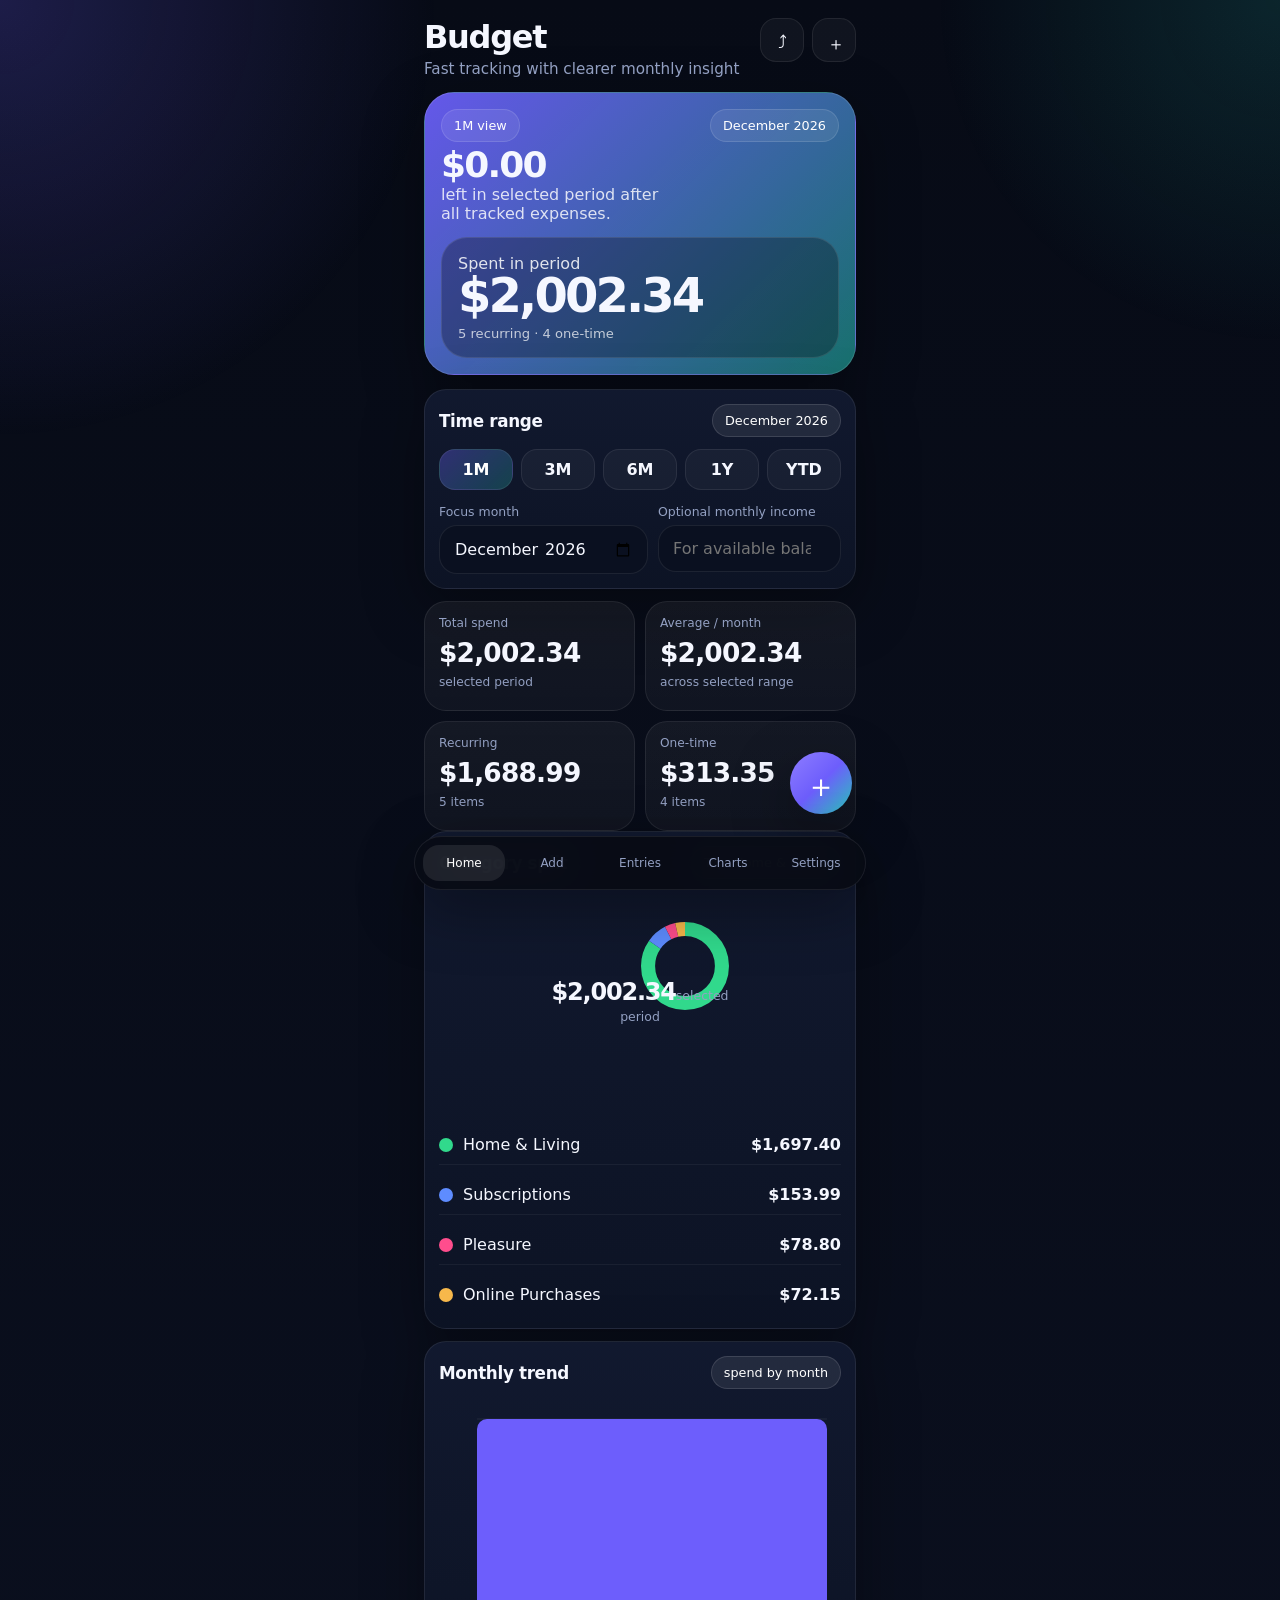
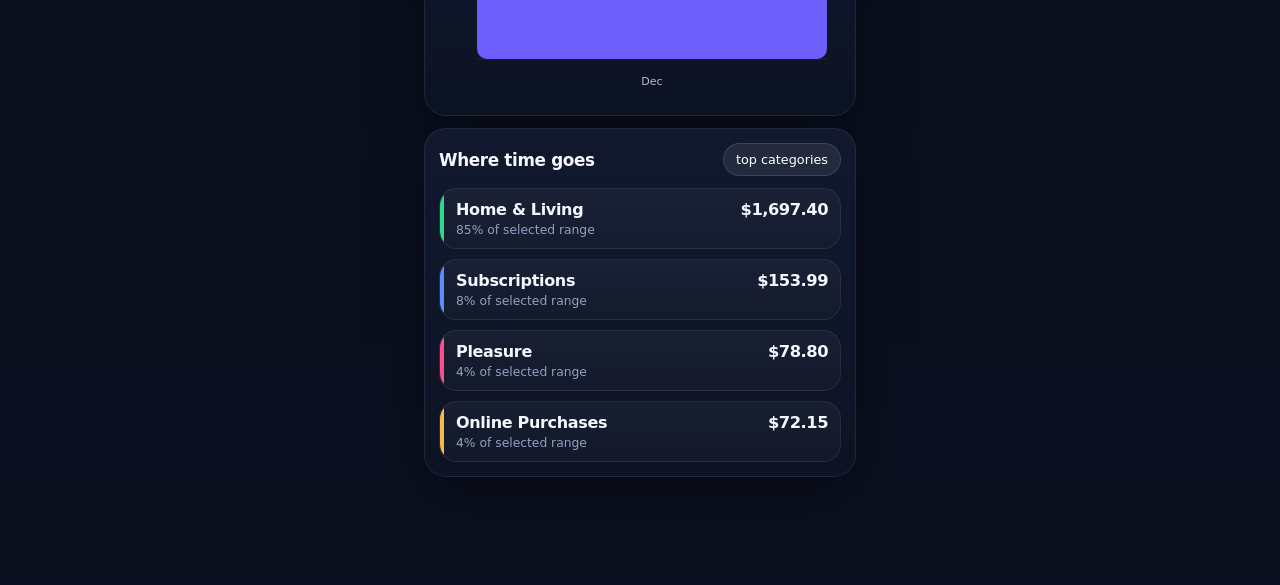
<file: index.html>
<!DOCTYPE html>
<html lang="en">
<head>
  <meta charset="UTF-8" />
  <meta name="viewport" content="width=device-width, initial-scale=1, viewport-fit=cover" />
  <meta name="theme-color" content="#0b1020" />
  <meta name="apple-mobile-web-app-capable" content="yes" />
  <meta name="apple-mobile-web-app-status-bar-style" content="black-translucent" />
  <meta name="apple-mobile-web-app-title" content="Budget Flow" />
  <link rel="manifest" href="manifest.webmanifest" />
  <link rel="apple-touch-icon" href="icon-192.png" />
  <title>Budget Flow</title>
  <style>
    :root {
      --bg:#070b16;--bg2:#0b1020;--panel:#11192d;--panel-2:#0f1730;--soft:#18223f;--line:rgba(255,255,255,.08);--text:#f5f7ff;--muted:#93a0c2;--accent:#6d5efc;--accent-2:#25c7b6;--accent-3:#ff4d8d;--good:#31d98c;--warn:#f7b84b;--bad:#ff6b7b;--shadow:0 20px 60px rgba(0,0,0,.35);--r-xl:28px;--r-lg:22px;--r-md:18px;
    }
    *{box-sizing:border-box;-webkit-tap-highlight-color:transparent} html,body{margin:0;min-height:100%;background:linear-gradient(180deg,#070b16 0%,#0b1020 100%);color:var(--text);font-family:Inter,ui-sans-serif,system-ui,-apple-system,BlinkMacSystemFont,"Segoe UI",sans-serif}
    body:before{content:"";position:fixed;inset:0;background:radial-gradient(circle at top left, rgba(109,94,252,.22), transparent 28%),radial-gradient(circle at top right, rgba(37,199,182,.14), transparent 22%);pointer-events:none}
    .app{max-width:460px;margin:0 auto;min-height:100vh;padding:calc(env(safe-area-inset-top,0px) + 18px) 14px calc(env(safe-area-inset-bottom,0px) + 96px);position:relative}
    .screen{display:none}.screen.active{display:block}
    .topbar{display:flex;align-items:flex-start;justify-content:space-between;gap:12px;margin-bottom:14px}.title{font-size:2rem;font-weight:800;letter-spacing:-.04em;margin:0 0 4px}.subtitle{color:var(--muted);font-size:.95rem;margin:0}.header-actions{display:flex;gap:8px}
    .iconbtn,.segbtn,.navbtn,.mini-btn,.ghost-btn,.chip-btn{border:1px solid var(--line);background:rgba(255,255,255,.04);color:var(--text);border-radius:16px}.iconbtn{width:44px;height:44px;display:grid;place-items:center;font-size:1.1rem}
    .card{background:linear-gradient(180deg,rgba(18,26,48,.95),rgba(13,20,37,.96));border:1px solid var(--line);border-radius:var(--r-lg);box-shadow:var(--shadow);padding:14px;margin-bottom:12px;overflow:hidden}
    .hero{padding:16px;background:linear-gradient(135deg,rgba(109,94,252,.92),rgba(37,199,182,.54));border-radius:30px;border:1px solid rgba(255,255,255,.12);box-shadow:var(--shadow);margin-bottom:14px}.hero-row{display:flex;justify-content:space-between;align-items:flex-start;gap:12px}.hero h1{margin:6px 0 2px;font-size:2.25rem;line-height:.96;letter-spacing:-.05em}.hero p{margin:0;color:rgba(255,255,255,.82);max-width:240px}
    .pill{display:inline-flex;align-items:center;gap:8px;padding:8px 12px;border-radius:999px;background:rgba(255,255,255,.08);border:1px solid rgba(255,255,255,.12);font-size:.8rem;color:#fff}
    .section-head{display:flex;justify-content:space-between;align-items:center;gap:10px;margin-bottom:12px}.section-head h2{font-size:1.05rem;letter-spacing:-.02em;margin:0}
    .grid2{display:grid;grid-template-columns:1fr 1fr;gap:10px}.grid3{display:grid;grid-template-columns:repeat(3,1fr);gap:10px}
    .stat{padding:14px;border-radius:22px;background:linear-gradient(180deg,rgba(255,255,255,.05),rgba(255,255,255,.035));border:1px solid var(--line);min-height:110px}.stat .k{color:var(--muted);font-size:.76rem}.stat .v{font-size:1.65rem;font-weight:800;line-height:1;margin-top:10px;letter-spacing:-.03em}.stat .s{color:var(--muted);font-size:.76rem;margin-top:8px}
    .soft-card{padding:12px;border-radius:20px;background:rgba(255,255,255,.04);border:1px solid var(--line)}
    .range-row,.tab-row,.quick-row{display:flex;gap:8px;overflow:auto;padding-bottom:2px;scrollbar-width:none}.range-row::-webkit-scrollbar,.tab-row::-webkit-scrollbar,.quick-row::-webkit-scrollbar{display:none}
    .segbtn,.chip-btn{padding:10px 13px;white-space:nowrap;font-weight:700}.segbtn.active,.chip-btn.active{background:linear-gradient(135deg,rgba(109,94,252,.35),rgba(37,199,182,.25));color:#fff}
    .hero-metric{margin-top:14px;padding:16px;border-radius:26px;background:rgba(8,11,22,.32);border:1px solid rgba(255,255,255,.1)}.hero-metric .big{font-size:3rem;font-weight:800;letter-spacing:-.06em;line-height:.95}.hero-metric .cap{color:rgba(255,255,255,.85);font-size:1rem}.hero-metric .mini{color:rgba(255,255,255,.72);font-size:.82rem;margin-top:8px}
    label{display:block;color:var(--muted);font-size:.78rem;margin:0 0 6px} input,select,textarea,button{width:100%;font:inherit;font-size:16px;border-radius:18px;padding:13px 14px;color:var(--text);background:#0a1020;border:1px solid var(--line);outline:none} textarea{min-height:84px;resize:vertical} select,input[type=date],input[type=month],input[type=text],input[type=number]{appearance:none;-webkit-appearance:none}
    button.primary{background:linear-gradient(135deg,var(--accent),#7e76ff 55%, var(--accent-2));border:0;font-weight:800} button.secondary{background:rgba(255,255,255,.05)} button.ghost-btn{padding:10px 12px;text-align:center} .btn-row{display:flex;gap:8px}.mini-btn{padding:9px 11px;font-size:.82rem}
    .form-grid{display:grid;grid-template-columns:1fr 1fr;gap:10px}.full{grid-column:1/-1}.hidden{display:none!important}
    .nav{position:fixed;left:50%;transform:translateX(-50%);bottom:calc(env(safe-area-inset-bottom,0px) + 10px);width:min(452px,calc(100vw - 18px));display:grid;grid-template-columns:repeat(5,1fr);gap:6px;padding:8px;border-radius:28px;background:rgba(8,11,21,.94);border:1px solid var(--line);backdrop-filter:blur(20px);z-index:40;box-shadow:var(--shadow)}
    .navbtn{padding:11px 4px;background:transparent;border:none;color:var(--muted);font-size:.75rem}.navbtn.active{background:rgba(255,255,255,.09);color:#fff}.fab{position:fixed;right:max(16px,calc((100vw - 452px)/2 + 14px));bottom:calc(env(safe-area-inset-bottom,0px) + 86px);width:62px;height:62px;border-radius:50%;background:linear-gradient(135deg,#8e7dff,#6d5efc,#25c7b6);display:grid;place-items:center;font-size:2rem;color:#fff;border:0;box-shadow:var(--shadow);z-index:39}
    .chart-wrap{padding:16px;border-radius:26px;background:linear-gradient(180deg,rgba(255,255,255,.04),rgba(255,255,255,.02));border:1px solid var(--line)}
    .chart-large{position:relative;height:260px}.chart-large canvas,.chart-mini canvas{width:100%!important;height:100%!important;display:block}.chart-mini{position:relative;height:180px}
    .donut-flex{display:grid;grid-template-columns:1fr;gap:12px;align-items:start}.donut-box{position:relative;height:210px;max-width:210px;margin:0 auto}.donut-box.small{height:190px;max-width:190px;margin:0 auto}.center-text{position:absolute;inset:0;display:grid;place-items:center;text-align:center;pointer-events:none}.center-text strong{font-size:1.5rem;letter-spacing:-.05em}.center-text span{color:var(--muted);font-size:.78rem}
    .legend{display:grid;gap:10px}.legend-row{display:grid;grid-template-columns:14px 1fr auto;gap:10px;align-items:center;padding:10px 0;border-bottom:1px solid rgba(255,255,255,.05)}.legend-row:last-child{border-bottom:0}.dot{width:14px;height:14px;border-radius:50%}
    .expense-list,.category-list,.detail-list{display:grid;gap:10px}.entry-card{padding:14px;border-radius:22px;background:linear-gradient(180deg,rgba(255,255,255,.045),rgba(255,255,255,.03));border:1px solid var(--line)}.entry-top{display:grid;grid-template-columns:1fr auto;gap:10px;align-items:start}.entry-title{font-size:1.02rem;font-weight:800;letter-spacing:-.02em}.entry-amount{font-size:1.22rem;font-weight:800;letter-spacing:-.03em}.entry-sub{color:var(--muted);font-size:.8rem;margin-top:5px}.tag-row{display:flex;flex-wrap:wrap;gap:6px;margin-top:10px}.tag{padding:7px 10px;border-radius:999px;background:rgba(255,255,255,.05);border:1px solid var(--line);font-size:.74rem}.tag.color{padding-left:8px}.tag.color:before{content:"";width:10px;height:10px;border-radius:50%;background:var(--tag, var(--accent));display:inline-block;margin-right:7px;vertical-align:middle}
    .entry-actions{display:flex;gap:8px;margin-top:12px}.entry-actions button{padding:10px 12px}
    .group-title{display:flex;justify-content:space-between;align-items:center;gap:10px;margin:8px 2px 2px}.group-title h3{margin:0;font-size:.95rem;color:#d9e2ff}.group-title span{font-size:.76rem;color:var(--muted)}
    .filter-grid{display:grid;grid-template-columns:1fr 1fr;gap:10px}.summary-strip{display:grid;grid-template-columns:repeat(3,1fr);gap:8px}.summary-box{padding:10px;border-radius:18px;background:rgba(255,255,255,.04);border:1px solid var(--line)}.summary-box .k{color:var(--muted);font-size:.72rem}.summary-box .v{font-size:1.22rem;font-weight:800;margin-top:6px}
    .color-row{display:flex;align-items:center;gap:12px}.color-row input[type=color]{width:52px;height:52px;padding:4px;border-radius:16px;background:#0a1020}.category-item{display:grid;grid-template-columns:1fr auto;gap:10px;align-items:center;padding:12px;border-radius:22px;background:rgba(255,255,255,.04);border:1px solid var(--line)}.category-name{font-size:1rem;font-weight:800}.category-note{font-size:.8rem;color:var(--muted);margin-top:4px}.category-actions{display:flex;gap:8px;flex-wrap:wrap;margin-top:10px}.swatch-pill{display:inline-flex;align-items:center;gap:8px;padding:8px 10px;border-radius:999px;background:rgba(255,255,255,.05);border:1px solid var(--line);font-size:.78rem;white-space:nowrap}.swatch-pill b{width:14px;height:14px;border-radius:50%;display:inline-block;flex:0 0 auto}
    .note{color:var(--muted);font-size:.8rem;line-height:1.45}.mono{font-variant-numeric:tabular-nums}
    .empty{padding:24px 10px;text-align:center;color:var(--muted)} .muted{color:var(--muted)} .divider{height:1px;background:rgba(255,255,255,.05);margin:10px 0}
    @media (max-width:390px){.grid2,.grid3,.form-grid,.filter-grid,.donut-flex,.summary-strip{grid-template-columns:1fr}.hero h1{font-size:2rem}.hero-metric .big{font-size:2.5rem}.chart-large{height:220px}.donut-box{height:180px;max-width:180px}.donut-box.small{height:168px;max-width:168px}}
  
    #chartVisualCard .legend{display:grid;grid-template-columns:1fr;gap:8px}
    #chartVisualCard .legend-row{padding:12px;border:1px solid rgba(255,255,255,.06);border-radius:16px;background:rgba(255,255,255,.03)}
    .chart-stack{display:grid;gap:12px}
    @media (max-width:430px){
      .filter-grid,.summary-strip,.chart-summary,.grid2,.grid3,.form-grid{grid-template-columns:1fr}
      .topbar{align-items:flex-start}
      .hero-row{flex-direction:column}
      .pill{max-width:100%;overflow:hidden;text-overflow:ellipsis}
      .card{padding:12px}
      .category-item{grid-template-columns:1fr}
      .category-item > div:last-child{justify-self:start}
    }

  </style>
</head>
<body>
<div class="app">
  <section id="screen-home" class="screen active">
    <div class="topbar">
      <div><h1 class="title">Budget</h1><p class="subtitle">Fast tracking with clearer monthly insight</p></div>
      <div class="header-actions">
        <button class="iconbtn" id="openExport">⤴</button>
        <button class="iconbtn" data-go="add">＋</button>
      </div>
    </div>
    <div class="hero">
      <div class="hero-row">
        <div>
          <span class="pill" id="heroRange">1M view</span>
          <h1 id="heroAvailable" class="mono">0.00</h1>
          <p>left in selected period after all tracked expenses.</p>
        </div>
        <span class="pill" id="heroMonthLabel">This month</span>
      </div>
      <div class="hero-metric">
        <div class="cap">Spent in period</div>
        <div class="big mono" id="heroSpent">0.00</div>
        <div class="mini" id="heroBreakdown">0 recurring · 0 one-time</div>
      </div>
    </div>
    <div class="card">
      <div class="section-head"><h2>Time range</h2><span class="pill" id="focusMonthPretty"></span></div>
      <div class="range-row" id="rangeRow">
        <button class="segbtn active" data-range="1">1M</button><button class="segbtn" data-range="3">3M</button><button class="segbtn" data-range="6">6M</button><button class="segbtn" data-range="12">1Y</button><button class="segbtn" data-range="ytd">YTD</button>
      </div>
      <div class="form-grid" style="margin-top:12px">
        <div><label for="focusMonth">Focus month</label><input id="focusMonth" type="month" /></div>
        <div><label for="incomeInput">Optional monthly income</label><input id="incomeInput" type="number" step="0.01" placeholder="For available balance" /></div>
      </div>
    </div>
    <div class="grid2">
      <div class="stat"><div class="k">Total spend</div><div class="v mono" id="totalSpend">0.00</div><div class="s" id="totalSpendSub">selected period</div></div>
      <div class="stat"><div class="k">Average / month</div><div class="v mono" id="avgSpend">0.00</div><div class="s" id="avgSpendSub">across selected range</div></div>
      <div class="stat"><div class="k">Recurring</div><div class="v mono" id="recSpend">0.00</div><div class="s" id="recSub">0 items</div></div>
      <div class="stat"><div class="k">One-time</div><div class="v mono" id="oneSpend">0.00</div><div class="s" id="oneSub">0 items</div></div>
    </div>
    <div class="card">
      <div class="section-head"><h2>Category split</h2><span class="pill" id="topCategoryPill">No data</span></div>
      <div class="donut-flex">
        <div class="donut-box"><canvas id="homeDonut"></canvas><div class="center-text"><div><strong id="donutTotal" class="mono">0.00</strong><span>selected period</span></div></div></div>
        <div class="legend" id="homeLegend"></div>
      </div>
    </div>
    <div class="card">
      <div class="section-head"><h2>Monthly trend</h2><span class="pill">spend by month</span></div>
      <div class="chart-large"><canvas id="homeTrend"></canvas></div>
    </div>
    <div class="card">
      <div class="section-head"><h2>Where time goes</h2><span class="pill">top categories</span></div>
      <div class="detail-list" id="topCategoryList"></div>
    </div>
  </section>

  <section id="screen-add" class="screen">
    <div class="topbar"><div><h1 class="title">Add</h1><p class="subtitle">Quick entry form and newest submissions</p></div></div>
    <div class="card">
      <div class="section-head"><h2>New expense</h2><span class="pill" id="addModePill">expense</span></div>
      <div class="form-grid">
        <div class="full"><label for="titleInput">Title</label><input id="titleInput" type="text" placeholder="Rent, groceries, flight, Netflix" /></div>
        <div><label for="amountInput">Amount</label><input id="amountInput" type="text" inputmode="numeric" autocomplete="off" placeholder="$0.00" /></div>
        <div><label for="dateInput">Date</label><input id="dateInput" type="date" /></div>
        <div><label for="categoryInput">Category</label><select id="categoryInput"></select></div>
        <div><label for="typeInput">Cost type</label><select id="typeInput"><option>One-Time</option><option>Recurring</option></select></div>
        <div id="frequencyWrap"><label for="frequencyInput">Frequency</label><select id="frequencyInput"><option value="">Choose frequency</option><option>Weekly</option><option>Monthly</option><option>Yearly</option></select></div>
        <div><label for="paymentInput">Payment method</label><select id="paymentInput"><option>Debit</option><option>Credit Card</option><option>Cash</option><option>Bank Transfer</option><option>Apple Pay</option><option>PayPal</option><option>Other</option></select></div>
        <div class="full"><label for="notesInput">Notes (optional)</label><textarea id="notesInput" placeholder="Optional details"></textarea></div>
      </div>
      <div class="btn-row" style="margin-top:12px"><button class="primary" id="saveEntryBtn">Save expense</button><button class="secondary" id="resetEntryBtn" type="button">Clear</button></div>
    </div>
    <div class="card">
      <div class="section-head"><h2>Categories</h2><span class="pill">custom + chart ready</span></div>
      <div class="form-grid">
        <div><label for="newCategoryName">New category name</label><input id="newCategoryName" type="text" placeholder="Gaming, Pets, Fitness" /></div>
        <div><label>Pick a color</label><div class="color-row"><input id="newCategoryColor" type="color" value="#6d5efc" /><div class="swatch-pill"><b id="newCategoryPreview" style="background:#6d5efc"></b><span id="newCategoryHex">#6d5efc</span></div></div></div>
      </div>
      <div class="btn-row" style="margin-top:12px"><button class="primary" id="addCategoryBtn">Add category</button></div>
      <div class="divider"></div>
      <div class="category-list" id="categoryList"></div>
    </div>
    <div class="card">
      <div class="section-head"><h2>Newest submissions</h2><span class="pill" id="recentCount">0 entries</span></div>
      <div class="expense-list" id="recentList"></div>
    </div>
  </section>

  <section id="screen-entries" class="screen">
    <div class="topbar"><div><h1 class="title">Entries</h1><p class="subtitle">Organized review, search, and edit</p></div></div>
    <div class="card">
      <div class="section-head"><h2>Filters</h2><button class="mini-btn" id="clearEntryFilters">Reset</button></div>
      <div class="filter-grid">
        <div><label for="entryMonthFilter">Month</label><input id="entryMonthFilter" type="month" /></div>
        <div><label for="entrySearch">Search title</label><input id="entrySearch" type="text" placeholder="Search title" /></div>
        <div><label for="entryCategoryFilter">Category</label><select id="entryCategoryFilter"></select></div>
        <div><label for="entryPaymentFilter">Payment</label><select id="entryPaymentFilter"></select></div>
        <div><label for="entryTypeFilter">Cost type</label><select id="entryTypeFilter"><option value="all">All</option><option>One-Time</option><option>Recurring</option></select></div>
        <div id="entryFreqWrap"><label for="entryFreqFilter">Frequency</label><select id="entryFreqFilter"><option value="all">All</option><option>Weekly</option><option>Monthly</option><option>Yearly</option></select></div>
        <div><label for="entrySort">Sort</label><select id="entrySort"><option value="new">Newest first</option><option value="old">Oldest first</option><option value="high">Highest amount</option><option value="low">Lowest amount</option><option value="title">Title A-Z</option></select></div>
      </div>
      <div class="summary-strip" style="margin-top:12px"><div class="summary-box"><div class="k">Shown total</div><div class="v mono" id="entryShownTotal">0.00</div></div><div class="summary-box"><div class="k">Largest shown</div><div class="v mono" id="entryLargest">0.00</div></div><div class="summary-box"><div class="k">Shown count</div><div class="v mono" id="entryShownCount">0</div></div></div>
    </div>
    <div id="entriesGrouped"></div>
  </section>

  <section id="screen-charts" class="screen">
    <div class="topbar"><div><h1 class="title">Charts</h1><p class="subtitle">Bigger views with working filters</p></div></div>
    <div class="card">
      <div class="section-head"><h2>Chart controls</h2><span class="pill" id="chartItemCount">0 items</span></div>
      <div class="tab-row" id="chartTypeTabs"><button class="chip-btn active" data-chart="donut">Donut</button><button class="chip-btn" data-chart="bar">Bar</button><button class="chip-btn" data-chart="line">Trend</button></div>
      <div class="filter-grid" style="margin-top:12px">
        <div><label for="chartStart">Start month</label><input id="chartStart" type="month" /></div>
        <div><label for="chartEnd">End month</label><input id="chartEnd" type="month" /></div>
        <div><label for="chartCategory">Category</label><select id="chartCategory"></select></div>
        <div><label for="chartPayment">Payment method</label><select id="chartPayment"></select></div>
        <div><label for="chartTypeFilter">Cost type</label><select id="chartTypeFilter"><option value="all">All</option><option>One-Time</option><option>Recurring</option></select></div>
        <div id="chartFreqWrap"><label for="chartFreq">Frequency</label><select id="chartFreq"><option value="all">All recurring</option><option>Weekly</option><option>Monthly</option><option>Yearly</option></select></div>
        <div><label for="chartGroup">Group by</label><select id="chartGroup"><option>Category</option><option>Payment Method</option><option>Cost Type</option><option>Frequency</option><option>Month</option><option>Year</option></select></div>
      </div>
      <p class="note" style="margin-top:10px">Frequency only appears when recurring spending is being analyzed, so the chart filters stay cleaner.</p>
    </div>
    <div class="card" id="chartVisualCard">
      <div class="section-head"><h2 id="chartTitle">Interactive chart</h2><span class="pill" id="chartTotalPill">0.00</span></div>
      <div id="donutArea" class="donut-flex"><div class="donut-box small"><canvas id="chartDonut"></canvas><div class="center-text"><div><strong id="chartCenterTotal" class="mono">0.00</strong><span id="chartCenterLabel">grouped total</span></div></div></div><div class="legend" id="chartLegend"></div></div>
      <div id="barArea" class="chart-large hidden"><canvas id="chartBar"></canvas></div>
      <div id="lineArea" class="chart-large hidden"><canvas id="chartLine"></canvas></div>
    </div>
    <div class="card">
      <div class="section-head"><h2>Breakdown</h2><span class="pill" id="chartBreakdownPill">Top 5</span></div>
      <div class="detail-list" id="chartDetailList"></div>
    </div>
  </section>

  <section id="screen-settings" class="screen">
    <div class="topbar"><div><h1 class="title">Settings</h1><p class="subtitle">Back up, restore, and manage data</p></div></div>
    <div class="card"><div class="section-head"><h2>Data</h2></div><div class="btn-row"><button class="primary" id="exportJsonBtn">Export JSON</button><button class="secondary" id="exportCsvBtn">Export CSV</button></div><div class="btn-row" style="margin-top:8px"><button class="secondary" id="importBtn">Import JSON</button><button class="ghost-btn" id="seedBtn">Load demo data</button></div><input id="importFile" type="file" accept="application/json" class="hidden" /><p class="note" style="margin-top:10px">All data stays on your device in browser storage unless you export it.</p></div>
    <div class="card"><div class="section-head"><h2>Monthly income</h2></div><label for="settingsIncome">Used for "left in period" on Home</label><input id="settingsIncome" type="number" step="0.01" placeholder="Optional monthly income" /><div class="btn-row" style="margin-top:10px"><button class="primary" id="saveIncomeBtn">Save income</button></div></div>
    <div class="card"><div class="section-head"><h2>Danger zone</h2></div><button class="secondary" id="resetAllBtn">Delete all data</button></div>
  </section>
</div>

<button class="fab" id="fabBtn">＋</button>
<nav class="nav">
  <button class="navbtn active" data-go="home">Home</button>
  <button class="navbtn" data-go="add">Add</button>
  <button class="navbtn" data-go="entries">Entries</button>
  <button class="navbtn" data-go="charts">Charts</button>
  <button class="navbtn" data-go="settings">Settings</button>
</nav>

<script src="app.js"></script>

</body>
</html>
</file>
